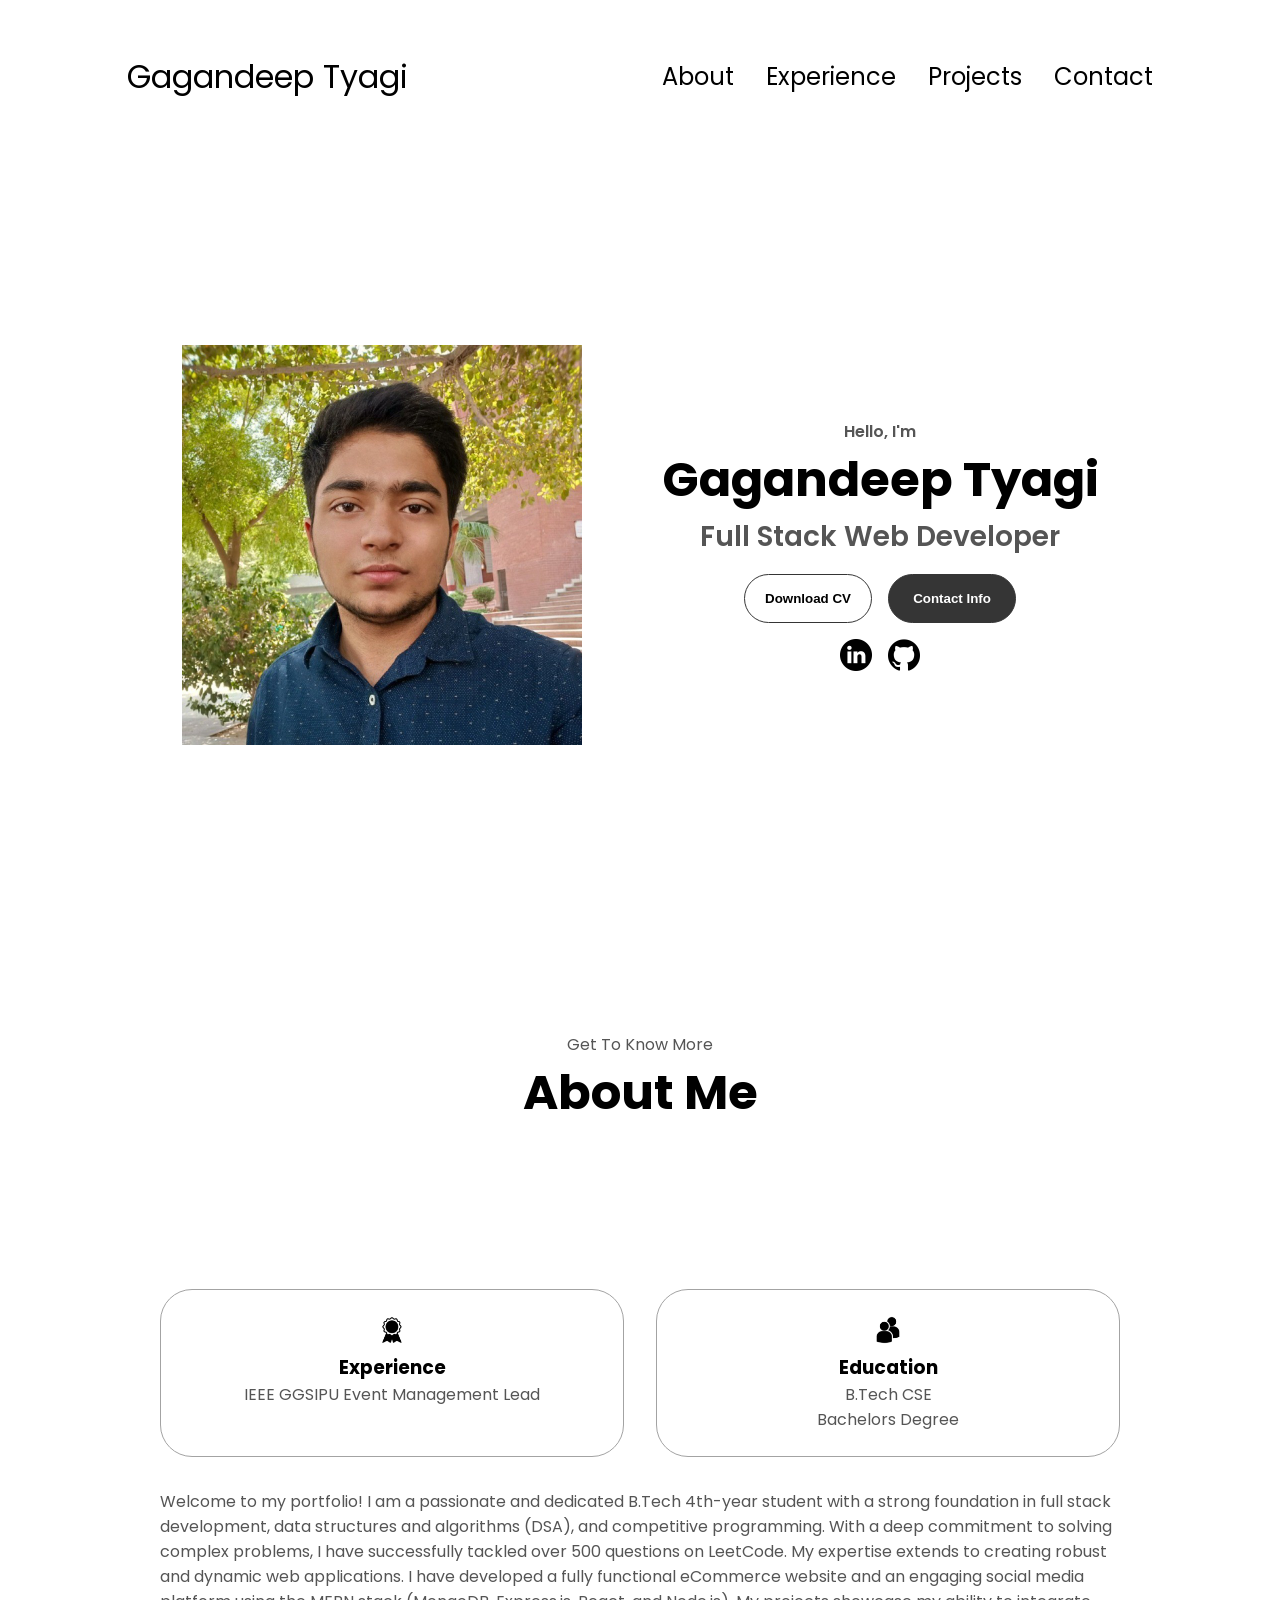
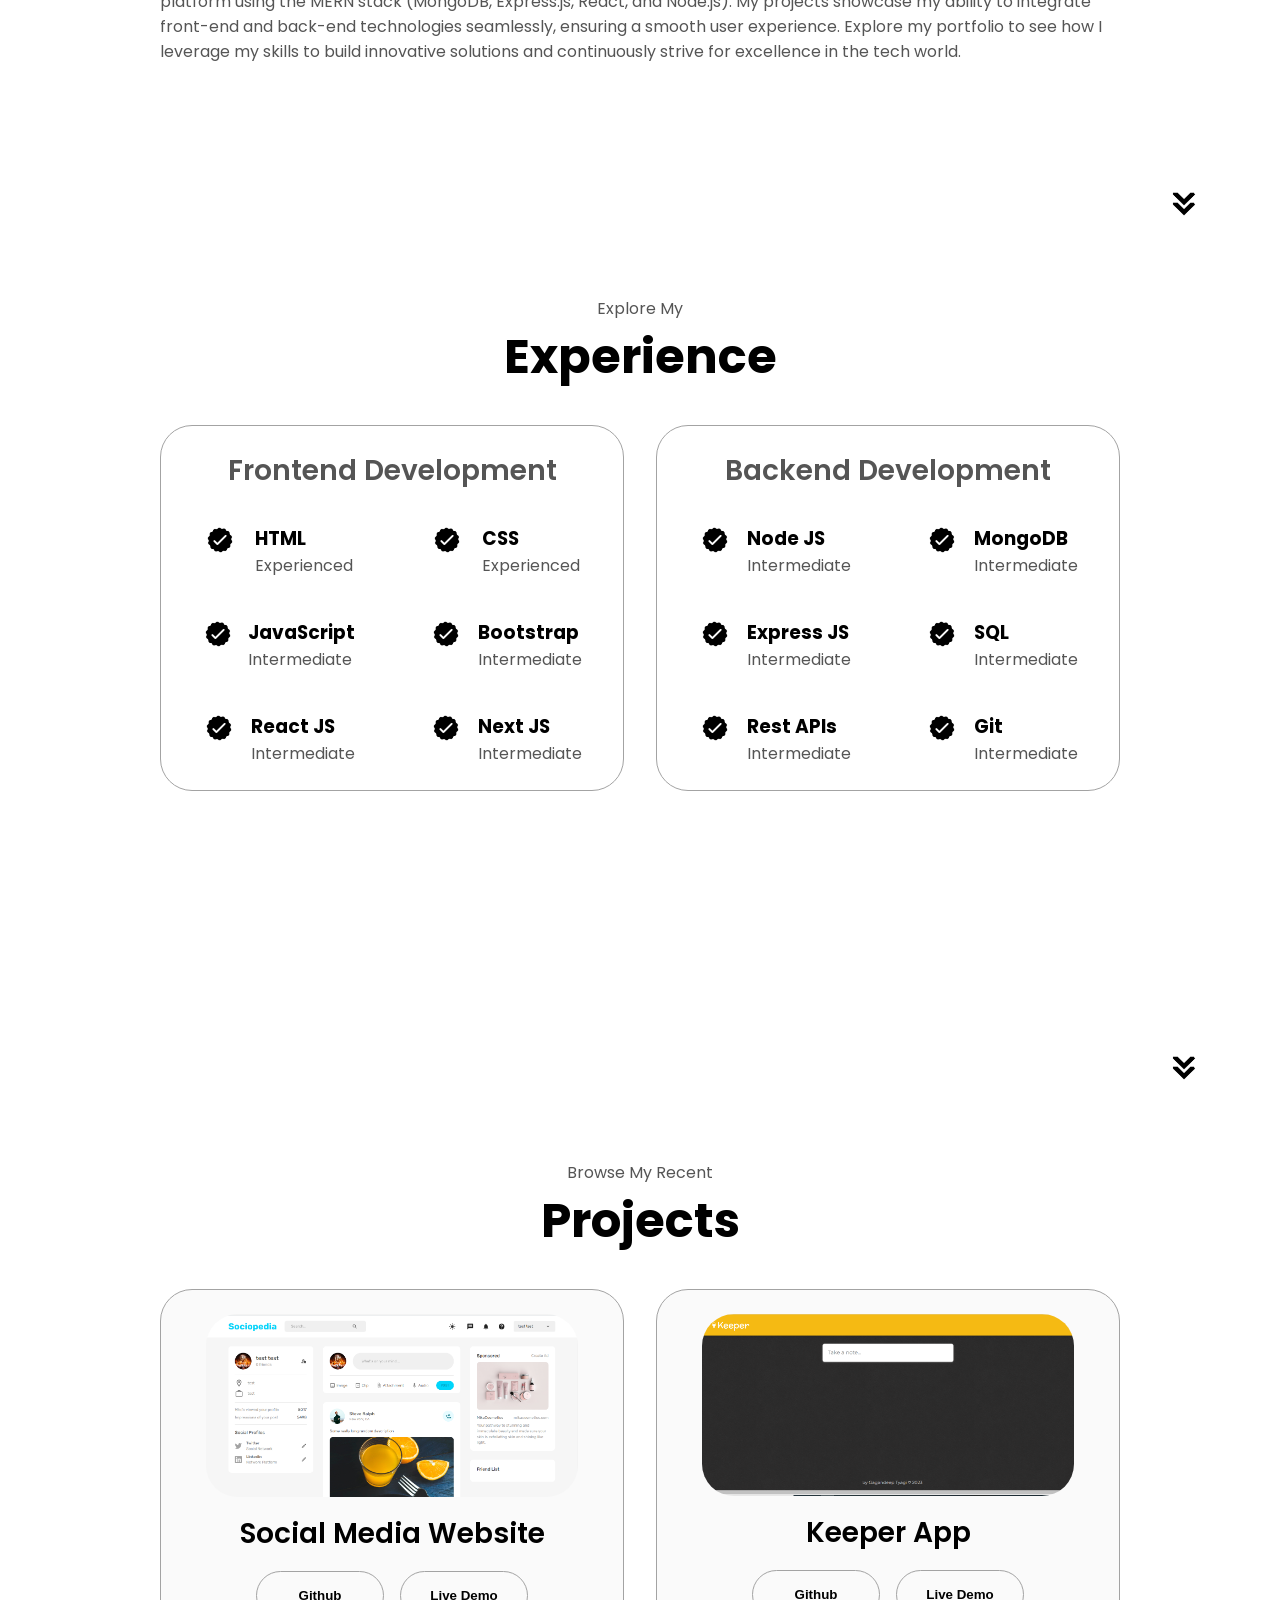
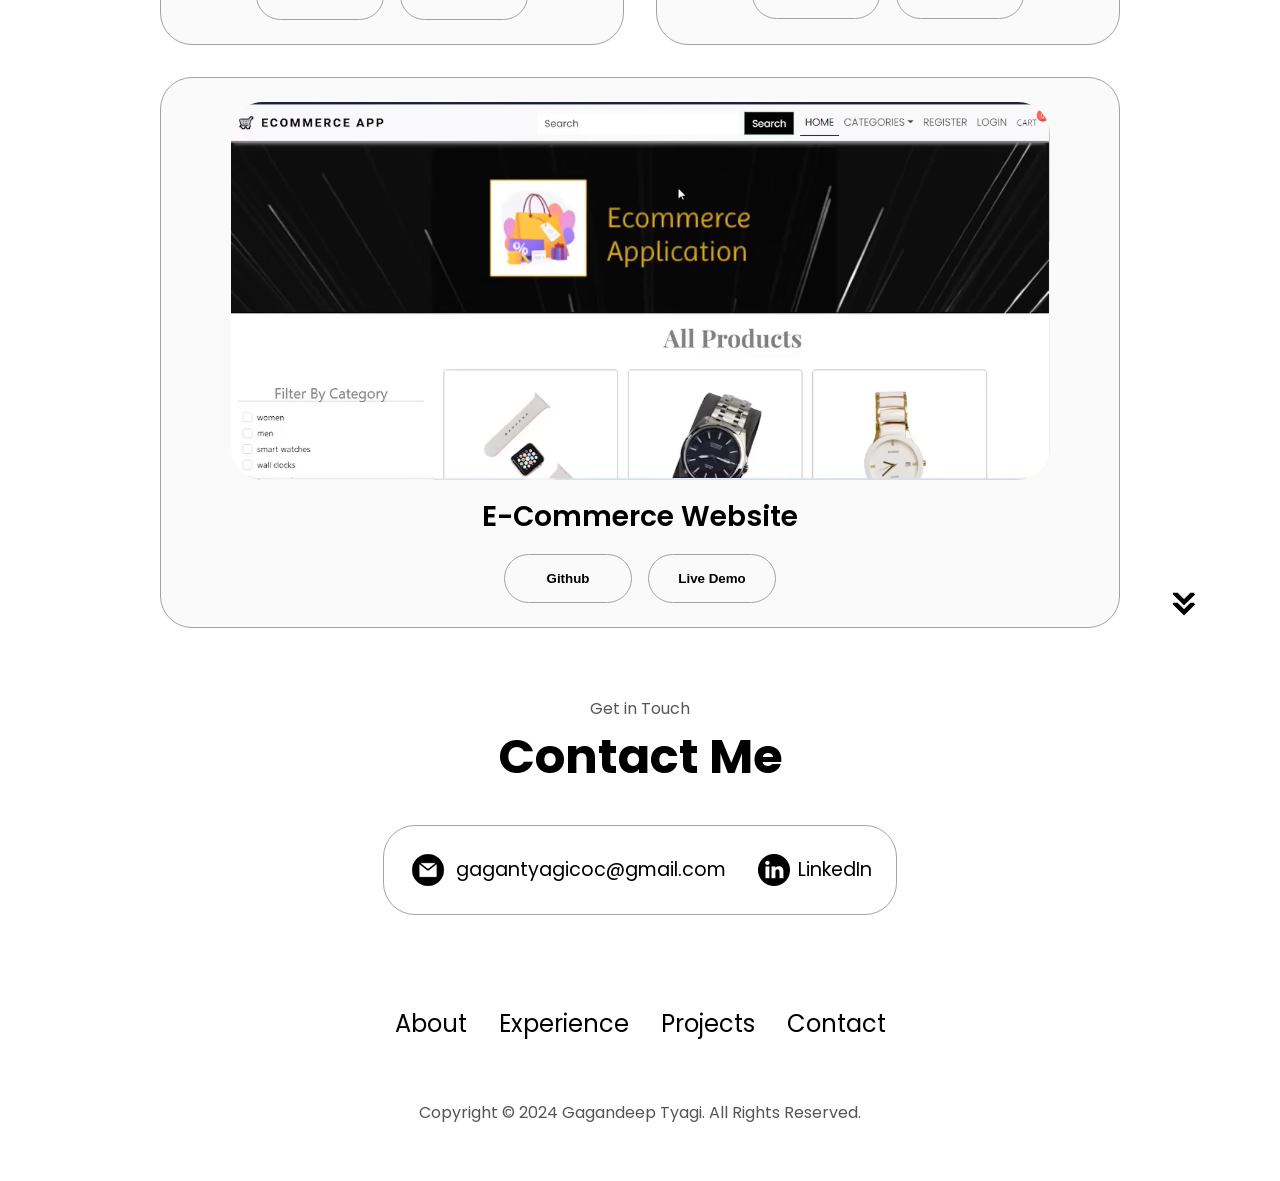
<file: index.html>
<!DOCTYPE html>
<html lang="en">
  <head>
    <meta charset="UTF-8" />
    <meta http-equiv="X-UA-Compatible" content="IE=edge" />
    <meta name="viewport" content="width=device-width, initial-scale=1.0" />
    <title>My Portfolio</title>
    <link rel="stylesheet" href="style.css" />
    <link rel="stylesheet" href="mediaqueries.css" />
  </head>
  <body>
    <nav id="desktop-nav">
      <div class="logo">Gagandeep Tyagi</div>
      <div>
        <ul class="nav-links">
          <li><a href="#about">About</a></li>
          <li><a href="#experience">Experience</a></li>
          <li><a href="#projects">Projects</a></li>
          <li><a href="#contact">Contact</a></li>
        </ul>
      </div>
    </nav>
    <nav id="hamburger-nav">
      <div class="logo">Gagandeep Tyagi</div>
      <div class="hamburger-menu">
        <div class="hamburger-icon" onclick="toggleMenu()">
          <span></span>
          <span></span>
          <span></span>
        </div>
        <div class="menu-links">
          <li><a href="#about" onclick="toggleMenu()">About</a></li>
          <li><a href="#experience" onclick="toggleMenu()">Experience</a></li>
          <li><a href="#projects" onclick="toggleMenu()">Projects</a></li>
          <li><a href="#contact" onclick="toggleMenu()">Contact</a></li>
        </div>
      </div>
    </nav>
    <section id="profile">
      <div class="section__pic-container">
        <img src="./assets/profile-pic.jpg" alt=" Profile picture" />
      </div>
      <div class="section__text">
        <p class="section__text__p1">Hello, I'm</p>
        <h1 class="title">Gagandeep Tyagi</h1>
        <p class="section__text__p2">Full Stack Web Developer</p>
        <div class="btn-container">
          <button
            class="btn btn-color-2"
            onclick="window.open('./assets/Resume_Gagandeep.pdf')"
          >
            Download CV
          </button>
          <button class="btn btn-color-1" onclick="location.href='#contact'">
            Contact Info
          </button>
        </div>
        <div id="socials-container">
          <img
            src="./assets/linkedin.png"
            alt="My LinkedIn profile"
            class="icon"
            onclick="location.href='https://www.linkedin.com/in/gagandeep-tyagi-050b98226/'"
          />
          <img
            src="./assets/github.png"
            alt="My Github profile"
            class="icon"
            onclick="location.href='https://github.com/GTNITRO'"
          />
        </div>
      </div>
    </section>
    <section id="about" >
      <p class="section__text__p1">Get To Know More</p>
      <h1 class="title">About Me</h1>
      <div class="section-container">
        <!-- <div class="section__pic-container">
          <img
            src="./assets/about-pic.png"
            alt="Profile picture"
            class="about-pic"
          />
        </div> -->
        <div class="about-details-container">
          <div class="about-containers">
            <div class="details-container">
              <img
                src="./assets/experience.png"
                alt="Experience icon"
                class="icon"
              />
              <h3>Experience</h3>
              <p>IEEE GGSIPU Event Management Lead<br /></p>
            </div>
            <div class="details-container">
              <img
                src="./assets/education.png"
                alt="Education icon"
                class="icon"
              />
              <h3>Education</h3>
              <p>B.Tech CSE<br />Bachelors Degree</p>
            </div>
          </div>
          <div class="text-container">
            <p>
              Welcome to my portfolio! I am a passionate and dedicated B.Tech 4th-year student with a strong foundation in full stack development, data structures and algorithms (DSA), and competitive programming. With a deep commitment to solving complex problems, I have successfully tackled over 500 questions on LeetCode.

My expertise extends to creating robust and dynamic web applications. I have developed a fully functional eCommerce website and an engaging social media platform using the MERN stack (MongoDB, Express.js, React, and Node.js). My projects showcase my ability to integrate front-end and back-end technologies seamlessly, ensuring a smooth user experience.

Explore my portfolio to see how I leverage my skills to build innovative solutions and continuously strive for excellence in the tech world.
            </p>
          </div>
        </div>
      </div>
      <img
        src="./assets/arrow.png"
        alt="Arrow icon"
        class="icon arrow"
        onclick="location.href='#experience'"
      />
    </section>
    <section id="experience">
      <p class="section__text__p1">Explore My</p>
      <h1 class="title">Experience</h1>
      <div class="experience-details-container">
        <div class="about-containers">
          <div class="details-container">
            <h2 class="experience-sub-title">Frontend Development</h2>
            <div class="article-container">
              <article>
                <img
                  src="./assets/checkmark.png"
                  alt="Experience icon"
                  class="icon"
                />
                <div>
                  <h3>HTML</h3>
                  <p>Experienced</p>
                </div>
              </article>
              <article>
                <img
                  src="./assets/checkmark.png"
                  alt="Experience icon"
                  class="icon"
                />
                <div>
                  <h3>CSS</h3>
                  <p>Experienced</p>
                </div>
              </article>
              <article>
                <img
                  src="./assets/checkmark.png"
                  alt="Experience icon"
                  class="icon"
                />
                <div>
                  <h3>JavaScript</h3>
                  <p>Intermediate</p>
                </div>
              </article>
              <article>
                <img
                  src="./assets/checkmark.png"
                  alt="Experience icon"
                  class="icon"
                />
                <div>
                  <h3>Bootstrap</h3>
                  <p>Intermediate</p>
                </div>
              </article>
              <article>
                <img
                  src="./assets/checkmark.png"
                  alt="Experience icon"
                  class="icon"
                />
                <div>
                  <h3>React JS</h3>
                  <p>Intermediate</p>
                </div>
              </article>
              <article>
                <img
                  src="./assets/checkmark.png"
                  alt="Experience icon"
                  class="icon"
                />
                <div>
                  <h3>Next JS</h3>
                  <p>Intermediate</p>
                </div>
              </article>
            </div>
          </div>
          <div class="details-container">
            <h2 class="experience-sub-title">Backend Development</h2>
            <div class="article-container">
              <article>
                <img
                  src="./assets/checkmark.png"
                  alt="Experience icon"
                  class="icon"
                />
                <div>
                  <h3>Node JS</h3>
                  <p>Intermediate</p>
                </div>
              </article>
              <article>
                <img
                  src="./assets/checkmark.png"
                  alt="Experience icon"
                  class="icon"
                />
                <div>
                  <h3>MongoDB</h3>
                  <p>Intermediate</p>
                </div>
              </article>
              <article>
                <img
                  src="./assets/checkmark.png"
                  alt="Experience icon"
                  class="icon"
                />
                <div>
                  <h3>Express JS</h3>
                  <p>Intermediate</p>
                </div>
              </article>
              <article>
                <img
                  src="./assets/checkmark.png"
                  alt="Experience icon"
                  class="icon"
                />
                <div>
                  <h3>SQL</h3>
                  <p>Intermediate</p>
                </div>
              </article>
              <article>
                <img
                  src="./assets/checkmark.png"
                  alt="Experience icon"
                  class="icon"
                />
                <div>
                  <h3>Rest APIs</h3>
                  <p>Intermediate</p>
                </div>
              </article>
              <article>
                <img
                  src="./assets/checkmark.png"
                  alt="Experience icon"
                  class="icon"
                />
                <div>
                  <h3>Git</h3>
                  <p>Intermediate</p>
                </div>
              </article>
            </div>
          </div>
        </div>
      </div>
      <img
        src="./assets/arrow.png"
        alt="Arrow icon"
        class="icon arrow"
        onclick="location.href='./#projects'"
      />
    </section>
    <section id="projects">
      <p class="section__text__p1">Browse My Recent</p>
      <h1 class="title">Projects</h1>
      <div class="experience-details-container">
        <div class="about-containers">
          <div class="details-container color-container">
            <div class="article-container">
              <img
                src="./assets/p1.png"
                alt="Project 1"
                class="project-img"
              />
            </div>
            <h2 class="experience-sub-title project-title">Social Media Website</h2>
            <div class="btn-container">
              <button
                class="btn btn-color-2 project-btn"
                onclick="location.href='https://github.com/GTNITRO/Sociopedia'"
              >
                Github
              </button>
              <button
                class="btn btn-color-2 project-btn"
                onclick="location.href='https://tourmaline-sawine-7fbc21.netlify.app/'"
              >
                Live Demo
              </button>
            </div>
          </div>
          <div class="details-container color-container">
            <div class="article-container">
              <img
                src="./assets/p2.png"
                alt="Project 2"
                class="project-img"
              />
            </div>
            <h2 class="experience-sub-title project-title">Keeper App</h2>
            <div class="btn-container">
              <button
                class="btn btn-color-2 project-btn"
                onclick="location.href='https://github.com/GTNITRO/Keeper-app'"
              >
                Github
              </button>
              <button
                class="btn btn-color-2 project-btn"
                onclick="location.href='https://kdjd52.csb.app/'"
              >
                Live Demo
              </button>
            </div>
          </div>
          <div class="details-container color-container">
            <div class="article-container">
              <img
                src="./assets/p3.png"
                alt="Project 3"
                class="project-img"
              />
            </div>
            <h2 class="experience-sub-title project-title">E-Commerce Website</h2>
            <div class="btn-container">
              <button
                class="btn btn-color-2 project-btn"
                onclick="location.href='https://github.com/GTNITRO/E-Commerce-Website'"
              >
                Github
              </button>
              <button
                class="btn btn-color-2 project-btn"
                onclick="location.href='https://github.com/GTNITRO/E-Commerce-Website'"
              >
                Live Demo
              </button>
            </div>
          </div>
        </div>
      </div>
      <img
        src="./assets/arrow.png"
        alt="Arrow icon"
        class="icon arrow"
        onclick="location.href='#contact'"
      />
    </section>
    <section id="contact">
      <p class="section__text__p1">Get in Touch</p>
      <h1 class="title">Contact Me</h1>
      <div class="contact-info-upper-container">
        <div class="contact-info-container">
          <img
            src="./assets/email.png"
            alt="Email icon"
            class="icon contact-icon email-icon"
          />
          <p><a href="mailto:examplemail@gmail.com">gagantyagicoc@gmail.com</a></p>
        </div>
        <div class="contact-info-container">
          <img
            src="./assets/linkedin.png"
            alt="LinkedIn icon"
            class="icon contact-icon"
          />
          <p><a href="https://www.linkedin.com/in/gagandeep-tyagi-050b98226/">LinkedIn</a></p>
        </div>
      </div>
    </section>
    <footer>
      <nav>
        <div class="nav-links-container">
          <ul class="nav-links">
            <li><a href="#about">About</a></li>
            <li><a href="#experience">Experience</a></li>
            <li><a href="#projects">Projects</a></li>
            <li><a href="#contact">Contact</a></li>
          </ul>
        </div>
      </nav>
      <p>Copyright &#169; 2024 Gagandeep Tyagi. All Rights Reserved.</p>
    </footer>
    <script src="script.js"></script>
  </body>
</html>
</file>
<file: style.css>
/* GENERAL */

@import url("https://fonts.googleapis.com/css2?family=Poppins:wght@300;400;500;600&display=swap");

* {
  margin: 0;
  padding: 0;
}

body {
  font-family: "Poppins", sans-serif;
}

html {
  scroll-behavior: smooth;
}

p {
  color: rgb(85, 85, 85);
}

/* TRANSITION */

a,
.btn {
  transition: all 300ms ease;
}

/* DESKTOP NAV */

nav,
.nav-links {
  display: flex;
}

nav {
  justify-content: space-around;
  align-items: center;
  height: 17vh;
}

.nav-links {
  gap: 2rem;
  list-style: none;
  font-size: 1.5rem;
}

a {
  color: black;
  text-decoration: none;
  text-decoration-color: white;
}

a:hover {
  color: grey;
  text-decoration: underline;
  text-underline-offset: 1rem;
  text-decoration-color: rgb(181, 181, 181);
}

.logo {
  font-size: 2rem;
}

.logo:hover {
  cursor: default;
}

/* HAMBURGER MENU */

#hamburger-nav {
  display: none;
}

.hamburger-menu {
  position: relative;
  display: inline-block;
}

.hamburger-icon {
  display: flex;
  flex-direction: column;
  justify-content: space-between;
  height: 24px;
  width: 30px;
  cursor: pointer;
}

.hamburger-icon span {
  width: 100%;
  height: 2px;
  background-color: black;
  transition: all 0.3 ease-in-out;
}

.menu-links {
  position: absolute;
  top: 100%;
  right: 0;
  background-color: white;
  width: fit-content;
  max-height: 0;
  overflow: hidden;
  transition: all 0.3 ease-in-out;
}

.menu-links a {
  display: block;
  padding: 10px;
  text-align: center;
  font-size: 1.5rem;
  color: black;
  text-decoration: none;
  transition: all 0.3 ease-in-out;
}

.menu-links li {
  list-style: none;
}

.menu-links.open {
  max-height: 300px;
}

.hamburger-icon.open span:first-child {
  transform: rotate(45deg) translate(10px, 5px);
}

.hamburger-icon.open span:nth-child(2) {
  opacity: 0;
}

.hamburger-icon.open span:last-child {
  transform: rotate(-45deg) translate(10px, -5px);
}

.hamburger-icon span:first-child {
  transform: none;
}

.hamburger-icon span:first-child {
  opacity: 1;
}

.hamburger-icon span:first-child {
  transform: none;
}

/* SECTIONS */

section {
  padding-top: 4vh;
  height: 96vh;
  margin: 0 10rem;
  box-sizing: border-box;
  min-height: fit-content;
}

.section-container {
  display: flex;
}

/* PROFILE SECTION */

#profile {
  display: flex;
  justify-content: center;
  gap: 5rem;
  height: 80vh;
}

.section__pic-container {
  display: flex;
  height: 400px;
  width: 400px;
  margin: auto 0;
}

.section__text {
  align-self: center;
  text-align: center;
}

.section__text p {
  font-weight: 600;
}

.section__text__p1 {
  text-align: center;
}

.section__text__p2 {
  font-size: 1.75rem;
  margin-bottom: 1rem;
}

.title {
  font-size: 3rem;
  text-align: center;
}

#socials-container {
  display: flex;
  justify-content: center;
  margin-top: 1rem;
  gap: 1rem;
}


/* ICONS */

.icon {
  cursor: pointer;
  height: 2rem;
}

/* BUTTONS */

.btn-container {
  display: flex;
  justify-content: center;
  gap: 1rem;
}

.btn {
  font-weight: 600;
  transition: all 300ms ease;
  padding: 1rem;
  width: 8rem;
  border-radius: 2rem;
}

.btn-color-1,
.btn-color-2 {
  border: rgb(53, 53, 53) 0.1rem solid;
}

.btn-color-1:hover,
.btn-color-2:hover {
  cursor: pointer;
}

.btn-color-1,
.btn-color-2:hover {
  background: rgb(53, 53, 53);
  color: white;
}

.btn-color-1:hover {
  background: rgb(0, 0, 0);
}

.btn-color-2 {
  background: none;
}

.btn-color-2:hover {
  border: rgb(255, 255, 255) 0.1rem solid;
}

.btn-container {
  gap: 1rem;
}

/* ABOUT SECTION */

#about {
  position: relative;
}

.about-containers {
  gap: 2rem;
  margin-bottom: 2rem;
  margin-top: 2rem;
}

.about-details-container {
  display: flex;
  justify-content: center;
  flex-direction: column;
}

.about-containers,
.about-details-container {
  display: flex;
}

.about-pic {
  border-radius: 2rem;
}

.arrow {
  position: absolute;
  right: -5rem;
  bottom: 2.5rem;
}

.details-container {
  padding: 1.5rem;
  flex: 1;
  background: white;
  border-radius: 2rem;
  border: rgb(53, 53, 53) 0.1rem solid;
  border-color: rgb(163, 163, 163);
  text-align: center;
  justify-content: space-around;
}

.section-container {
  gap: 4rem;
  height: 80%;
}

.section__pic-container {
  height: 400px;
  width: 400px;
  margin: auto 0;
}

/* EXPERIENCE SECTION */

#experience {
  position: relative;
}

.experience-sub-title {
  color: rgb(85, 85, 85);
  font-weight: 600;
  font-size: 1.75rem;
  margin-bottom: 2rem;
}

.experience-details-container {
  display: flex;
  justify-content: center;
  flex-direction: column;
}

.article-container {
  display: flex;
  text-align: initial;
  flex-wrap: wrap;
  flex-direction: row;
  gap: 2.5rem;
  justify-content: space-around;
}

article {
  display: flex;
  width: 10rem;
  justify-content: space-around;
  gap: 0.5rem;
}

article .icon {
  cursor: default;
}

/* PROJECTS SECTION */

#projects {
  position: relative;
}

.color-container {
  border-color: rgb(163, 163, 163);
  background: rgb(250, 250, 250);
}

.project-img {
  border-radius: 2rem;
  width: 90%;
  height: 90%;
}

.project-title {
  margin: 1rem;
  color: black;
}

.project-btn {
  color: black;
  border-color: rgb(163, 163, 163);
}

/* CONTACT */

#contact {
  display: flex;
  justify-content: center;
  flex-direction: column;
  height: 70vh;
}

.contact-info-upper-container {
  display: flex;
  justify-content: center;
  border-radius: 2rem;
  border: rgb(53, 53, 53) 0.1rem solid;
  border-color: rgb(163, 163, 163);
  background: (250, 250, 250);
  margin: 2rem auto;
  padding: 0.5rem;
}

.contact-info-container {
  display: flex;
  align-items: center;
  justify-content: center;
  gap: 0.5rem;
  margin: 1rem;
}

.contact-info-container p {
  font-size: larger;
}

.contact-icon {
  cursor: default;
}

.email-icon {
  height: 2.5rem;
}

/* FOOTER SECTION */

footer {
  height: 26vh;
  margin: 0 1rem;
}

footer p {
  text-align: center;
}
</file>
<file: mediaqueries.css>
@media screen and (max-width: 1400px) {
  #profile {
    height: 83vh;
    margin-bottom: 6rem;
  }
  .about-containers {
    flex-wrap: wrap;
  }
  #contact,
  #projects {
    height: fit-content;
  }
}

@media screen and (max-width: 1200px) {
  #desktop-nav {
    display: none;
  }
  #hamburger-nav {
    display: flex;
  }
  #experience,
  .experience-details-container {
    margin-top: 2rem;
  }
  #profile,
  .section-container {
    display: block;
  }
  .arrow {
    display: none;
  }
  section,
  .section-container {
    height: fit-content;
  }
  section {
    margin: 0 5%;
  }
  .section__pic-container {
    width: 275px;
    height: 275px;
    margin: 0 auto 2rem;
  }
  .about-containers {
    margin-top: 0;
  }
}

@media screen and (max-width: 600px) {
  #contact,
  footer {
    height: 40vh;
  }
  #profile {
    height: 83vh;
    margin-bottom: 0;
  }
  article {
    font-size: 1rem;
  }
  footer nav {
    height: fit-content;
    margin-bottom: 2rem;
  }
  .about-containers,
  .contact-info-upper-container,
  .btn-container {
    flex-wrap: wrap;
  }
  .contact-info-container {
    margin: 0;
  }
  .contact-info-container p,
  .nav-links li a {
    font-size: 1rem;
  }
  .experience-sub-title {
    font-size: 1.25rem;
  }
  .logo {
    font-size: 1.5rem;
  }
  .nav-links {
    flex-direction: column;
    gap: 0.5rem;
    text-align: center;
  }
  .section__pic-container {
    width: auto;
    height: 46vw;
    justify-content: center;
  }
  .section__text__p2 {
    font-size: 1.25rem;
  }
  .title {
    font-size: 2rem;
  }
  .text-container {
    text-align: justify;
  }
}
</file>
